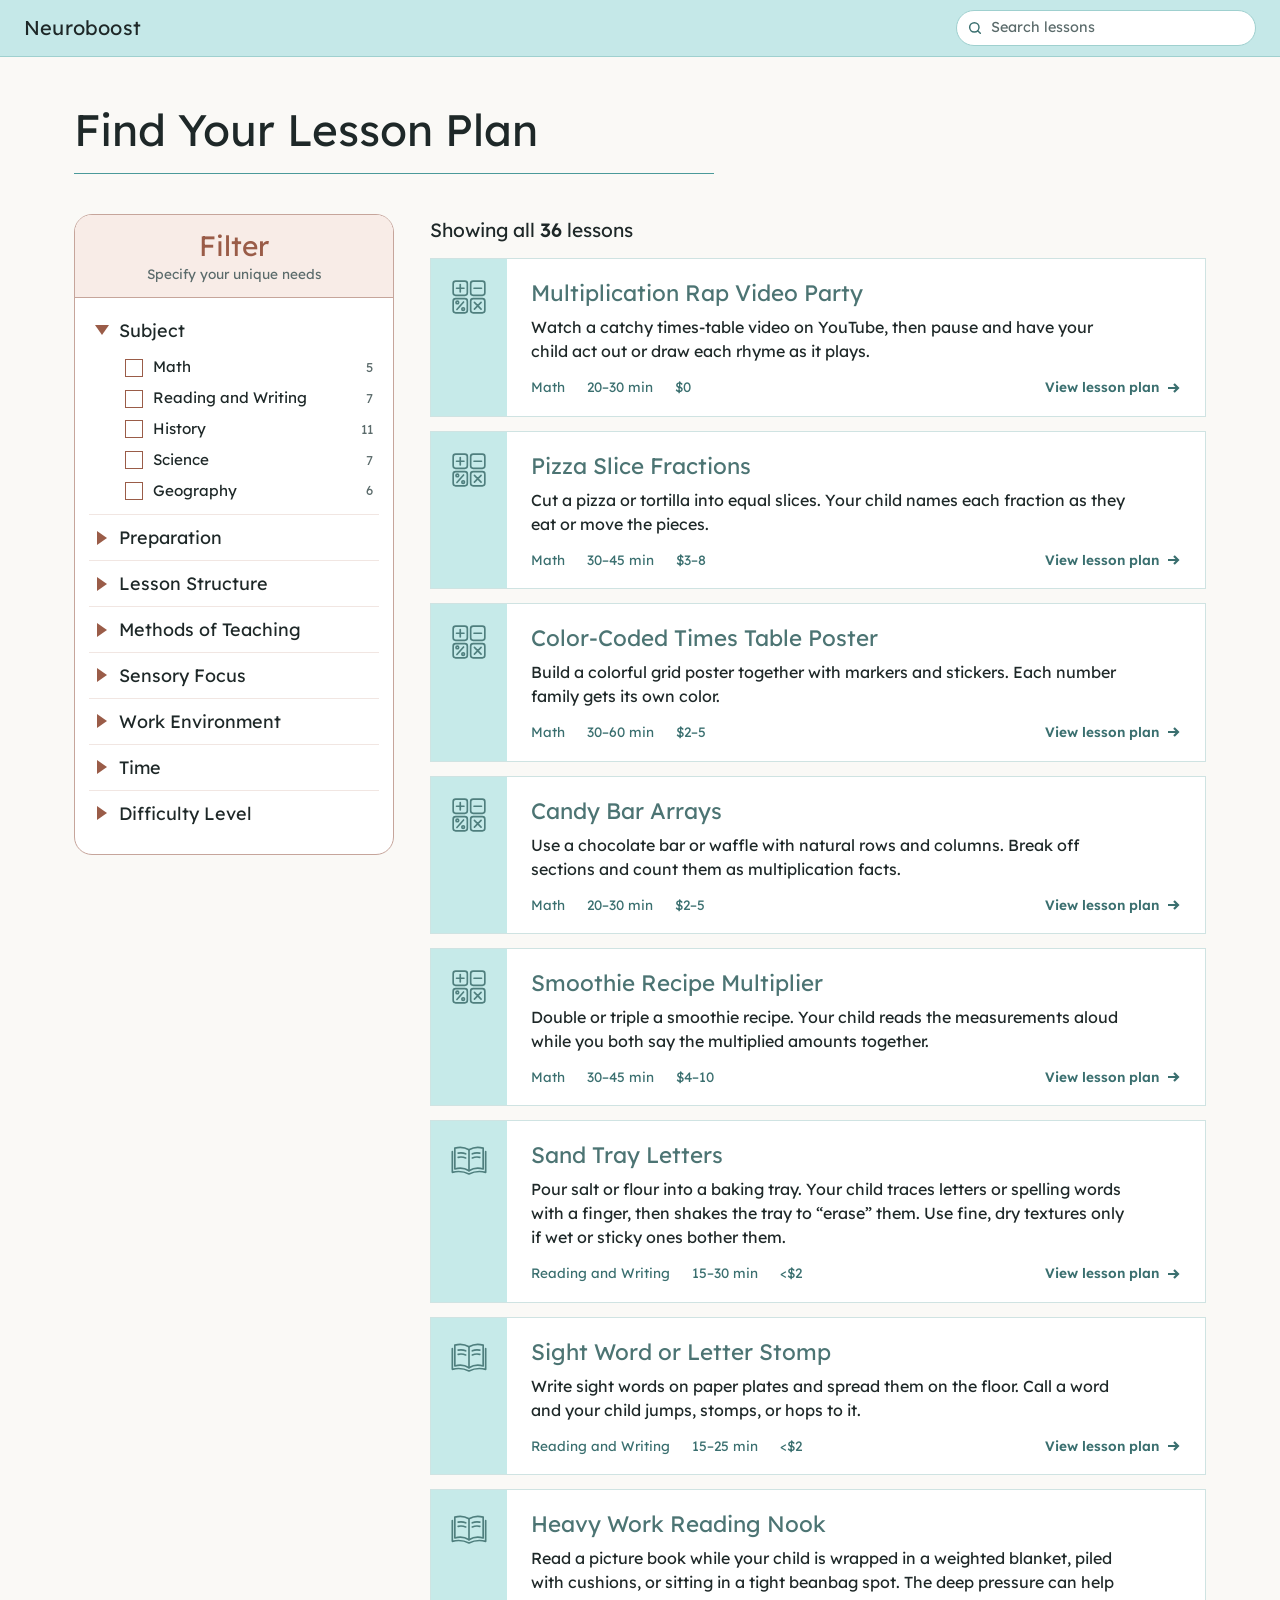
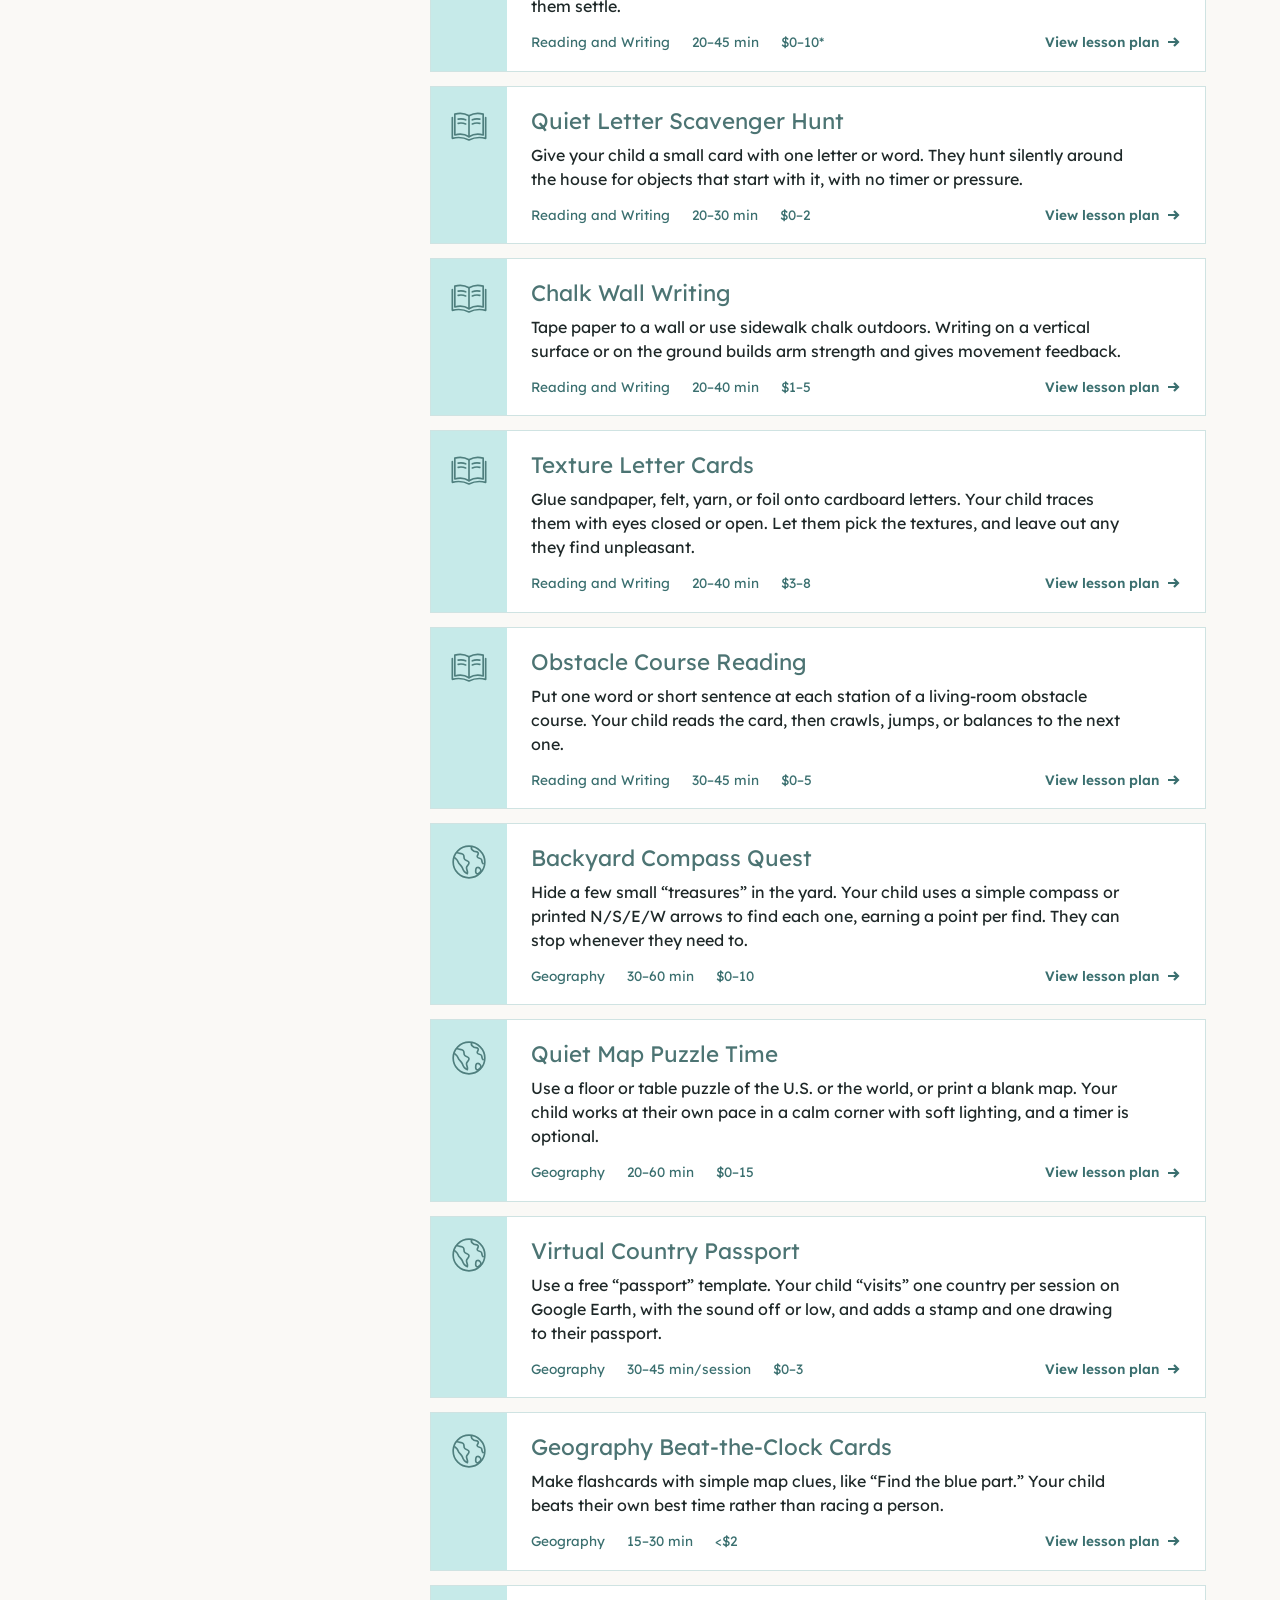
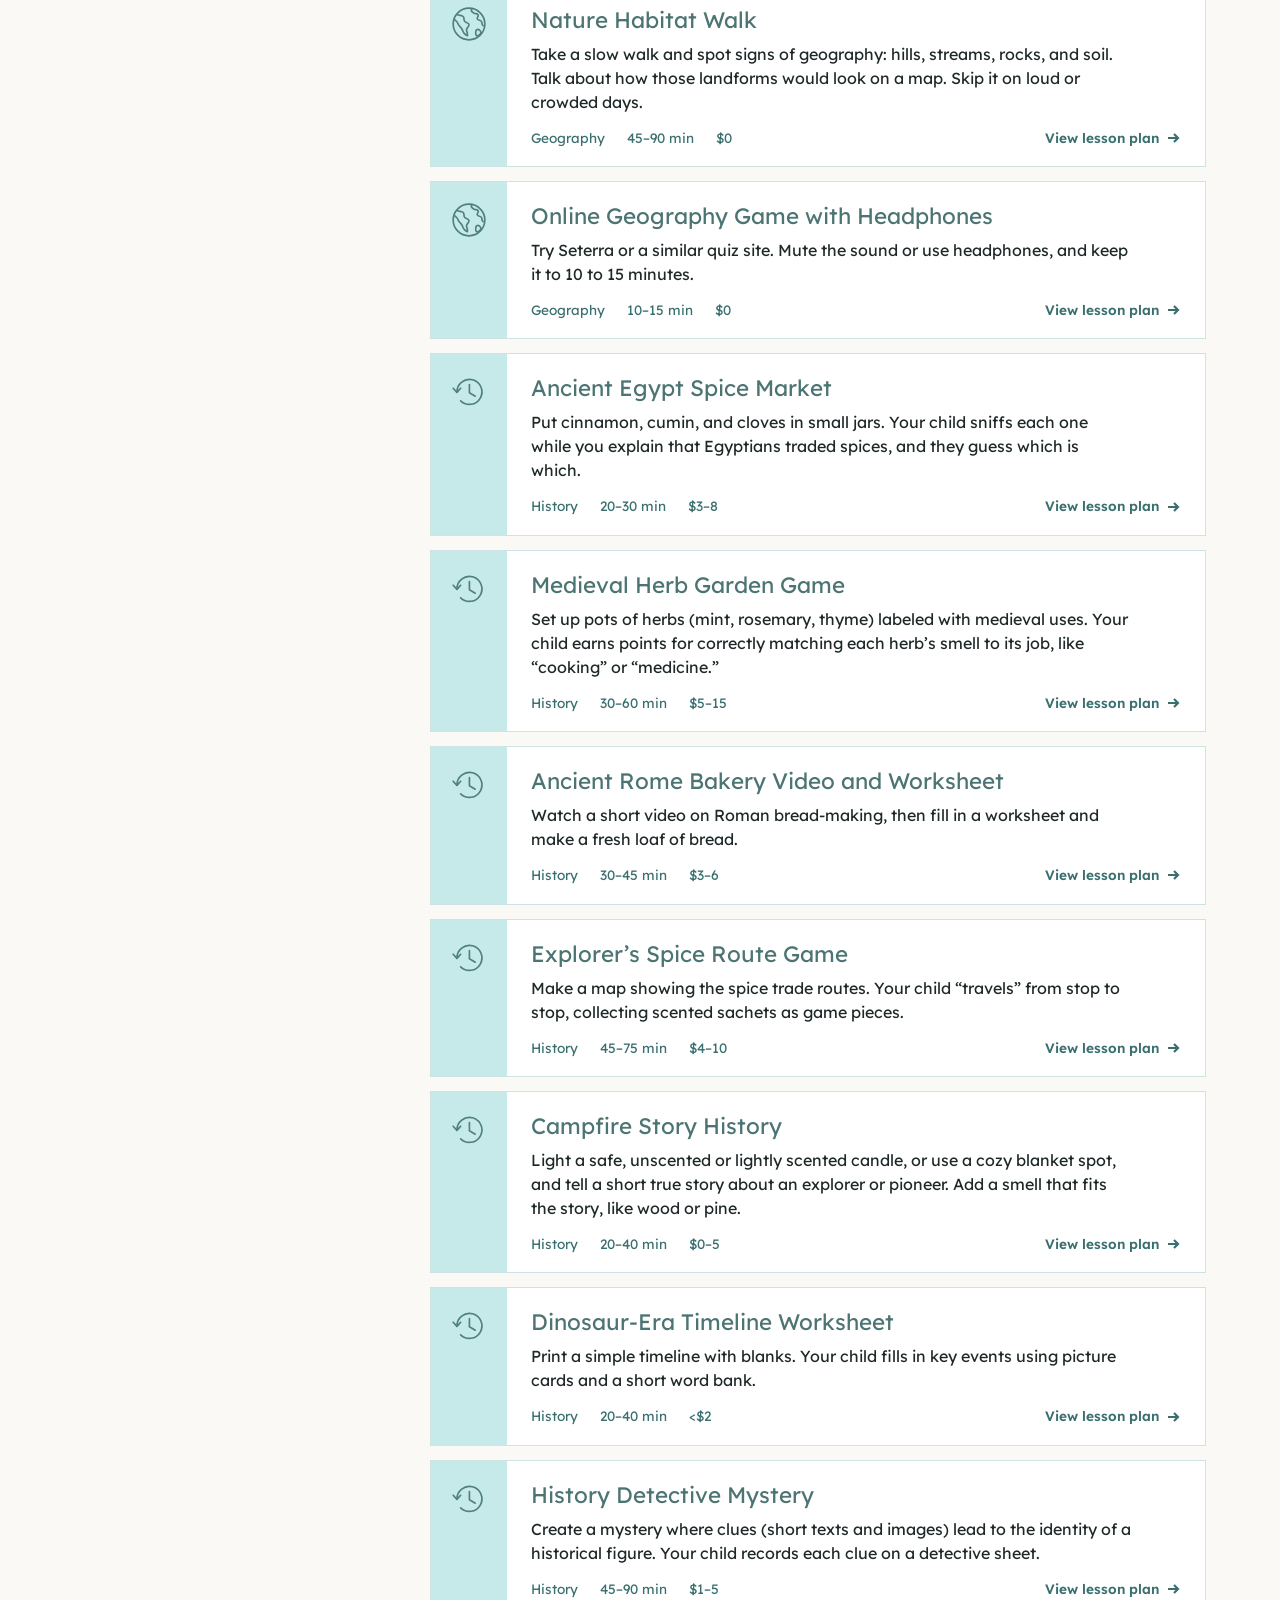
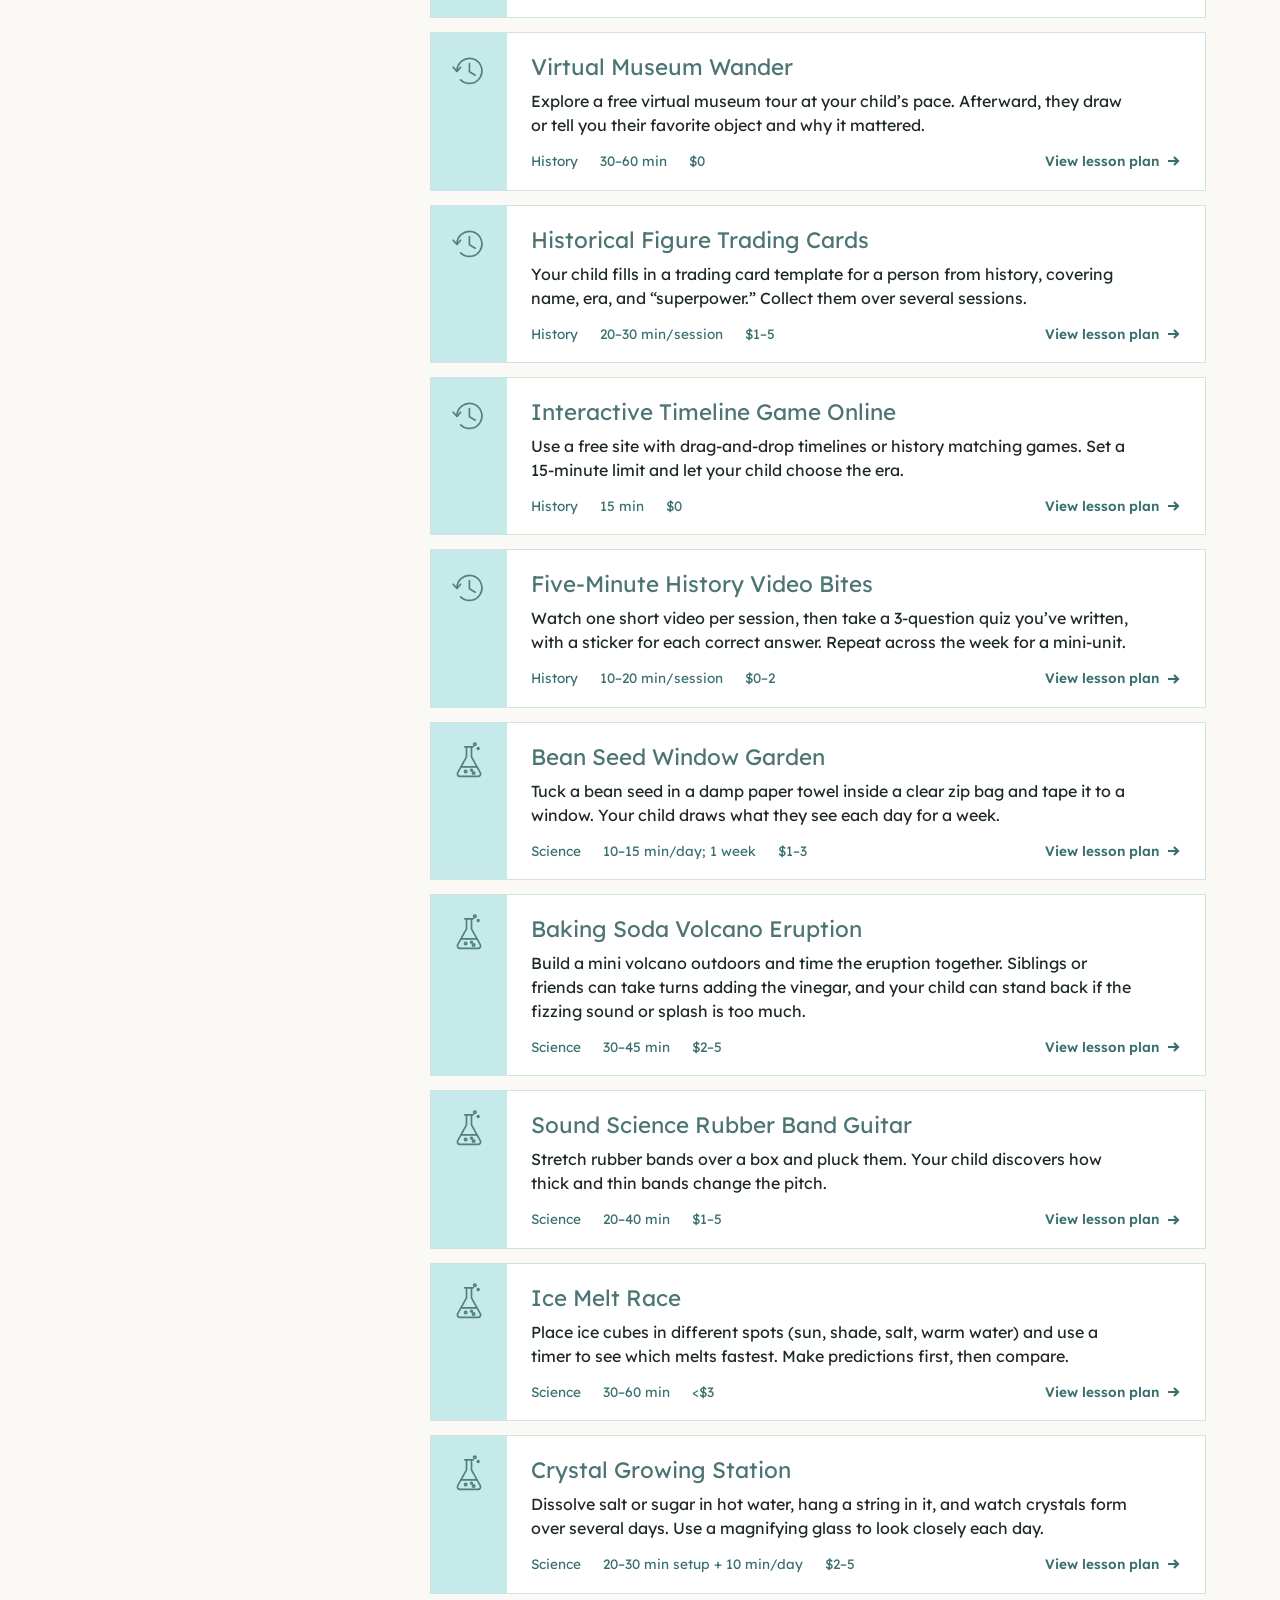
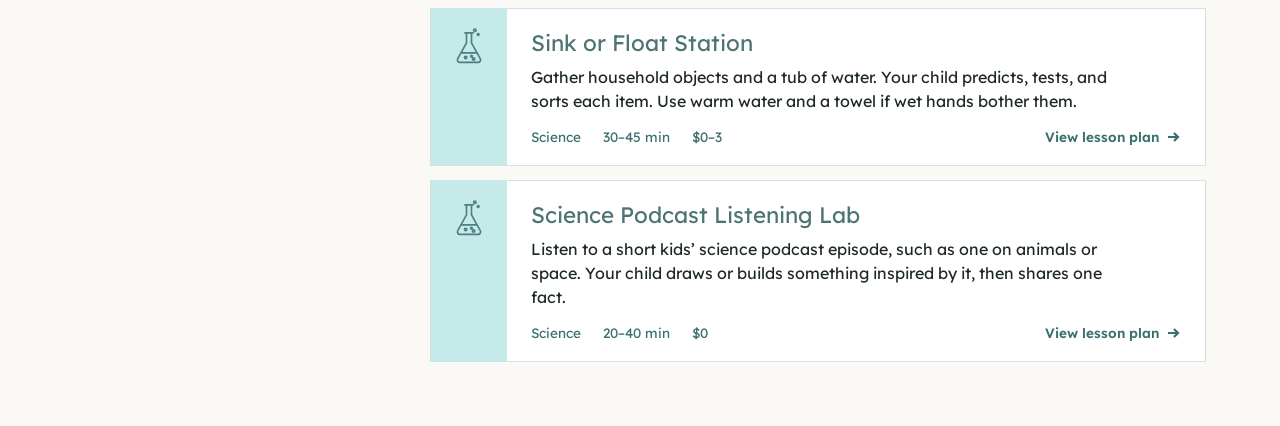
<file: index.html>
<!doctype html>
<html lang="en">
<head>
  <meta charset="utf-8">
  <meta name="viewport" content="width=device-width, initial-scale=1">
  <title>Find your lesson plan · Neuroboost</title>
  <link rel="preconnect" href="https://fonts.googleapis.com">
  <link rel="preconnect" href="https://fonts.gstatic.com" crossorigin>
  <link href="https://fonts.googleapis.com/css2?family=Lexend:wght@300;400;500;600&display=swap" rel="stylesheet">
  <link rel="stylesheet" href="css/styles.css">
</head>
<body>
  <a class="skip" href="#results">Skip to lessons</a>
  <header class="site-header"><a class="brand" href="index.html">Neuroboost</a></header>

  <main class="page">
    <h1 class="page-title">Find Your Lesson Plan</h1>

    <div class="layout">
      <div>
        <button class="filters-toggle" id="filtersToggle" aria-expanded="false" aria-controls="filters">
          <span>Filter</span><span id="toggleCount"></span>
        </button>
        <aside class="filters collapsed" id="filters" aria-label="Filter lessons">
          <div class="filters-head"><h2>Filter</h2><p>Specify your unique needs</p></div>
          <div id="filterGroups"></div>
        </aside>
        <div class="recent home-recent" id="recent" hidden></div>
      </div>

      <section id="results" aria-label="Lessons">
        <div class="results-bar" id="chips" aria-label="Selected filters"></div>
        <p class="count" id="count" aria-live="polite"></p>
        <ul class="tiles" id="tiles"></ul>
      </section>
    </div>
  </main>

  <script src="js/lessons.js"></script>
  <script src="js/shared.js"></script>
  <script src="js/search.js"></script>
  <script src="js/app.js"></script>
</body>
</html>
</file>
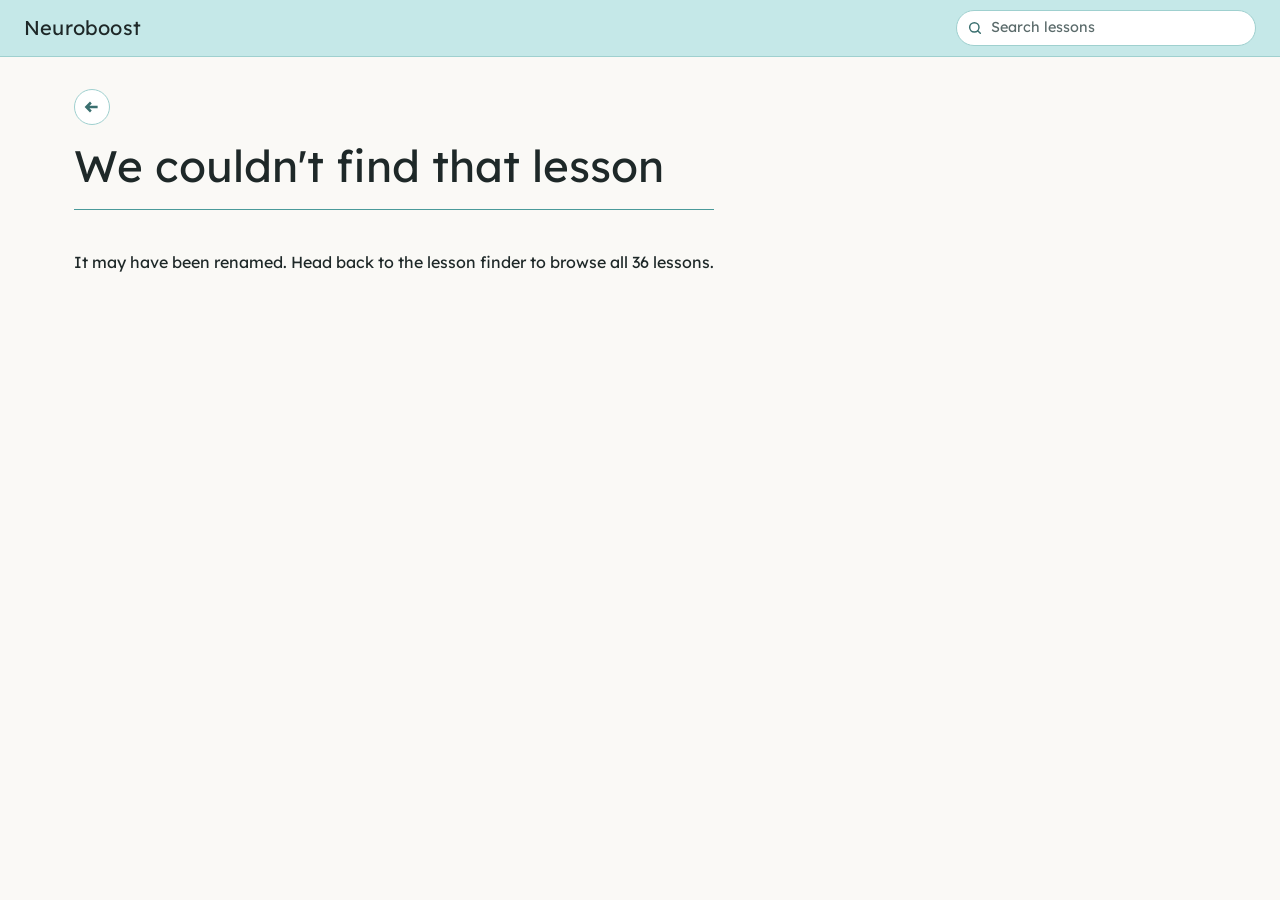
<file: lesson.html>
<!doctype html>
<html lang="en">
<head>
  <meta charset="utf-8">
  <meta name="viewport" content="width=device-width, initial-scale=1">
  <title>Lesson plan · Neuroboost</title>
  <link rel="preconnect" href="https://fonts.googleapis.com">
  <link rel="preconnect" href="https://fonts.gstatic.com" crossorigin>
  <link href="https://fonts.googleapis.com/css2?family=Lexend:wght@300;400;500;600&display=swap" rel="stylesheet">
  <link rel="stylesheet" href="css/styles.css">
</head>
<body>
  <header class="site-header"><a class="brand" href="index.html">Neuroboost</a></header>
  <main class="page" id="lesson"></main>

  <script src="js/lessons.js"></script>
  <script src="js/shared.js"></script>
  <script src="js/search.js"></script>
  <script src="js/plans.js"></script>
  <script src="js/lesson.js"></script>
</body>
</html>
</file>
<file: css/styles.css>
:root {
  --bg: #faf9f6;
  --surface: #ffffff;
  --header: #c5e8e8;
  --teal: #4a9a9a;
  --teal-dark: #3a6f6f;
  --teal-deep: #2c5858;
  --teal-line: #9fd0cf;
  --chip: #9a5c48;          /* accent (from the updated design) */
  --chip-hover: #7f4a39;
  --accent-tint: #f8ece7;   /* filter header + selected filter */
  --accent-line: #c6a59b;
  --strip: #c6eae9;         /* tile sidebar */
  --strip-hover: #a9dcdb;
  --strip-icon: #4f7f7e;
  --tile-title: #4c7473;
  --link-arrow: #5b78b8;
  --ink: #1e2828;
  --muted: #5b6b6b;
  --line: #cfdcdc;
  --focus: #e0a43a;
  --radius: 18px;
}

* { box-sizing: border-box; }
html { -webkit-text-size-adjust: 100%; }
body {
  margin: 0;
  background: var(--bg);
  color: var(--ink);
  font-family: "Lexend", system-ui, sans-serif;
  font-size: 16px;
  line-height: 1.5;
}
a { color: inherit; }
button { font: inherit; }
:focus-visible { outline: 3px solid var(--focus); outline-offset: 2px; }

.sr-only { position: absolute; width: 1px; height: 1px; overflow: hidden; clip: rect(0 0 0 0); white-space: nowrap; }
.skip { position: absolute; left: -999px; top: 0; background: var(--teal-deep); color: #fff; padding: 8px 14px; z-index: 10; }
.skip:focus { left: 8px; top: 8px; }

/* ---------- Header ---------- */
.site-header {
  display: flex; align-items: center; justify-content: space-between; gap: 16px;
  background: var(--header);
  border-bottom: 1px solid var(--teal-line);
  padding: 10px 24px;
}
.brand { font-size: 1.25rem; text-decoration: none; letter-spacing: .01em; }

/* Header search */
.search { position: relative; width: min(300px, 55vw); }
.search-icon { position: absolute; left: 11px; top: 50%; transform: translateY(-50%); width: 16px; height: 16px; fill: none; stroke: var(--teal-dark); stroke-width: 2.2; stroke-linecap: round; pointer-events: none; }
.search input {
  width: 100%; font: inherit; font-size: .9rem; color: var(--ink);
  background: #fff; border: 1px solid var(--teal-line); border-radius: 999px; padding: 6px 12px 6px 34px;
}
.search input::placeholder { color: var(--muted); }
.search input:focus { outline: 3px solid var(--focus); outline-offset: 1px; border-color: var(--teal); }
.search-results {
  position: absolute; right: 0; top: calc(100% + 6px); z-index: 20; width: max(100%, 340px); max-width: calc(100vw - 32px);
  list-style: none; margin: 0; padding: 6px; background: #fff; border: 1px solid var(--teal-line); border-radius: 14px;
  box-shadow: 0 12px 28px rgba(44, 88, 88, .18);
}
.search-results li { display: flex; align-items: center; gap: 10px; padding: 8px 10px; border-radius: 10px; cursor: pointer; }
.search-results li.active, .search-results li[role=option]:hover { background: var(--accent-tint); }
.search-results svg { width: 30px; height: 30px; flex: none; padding: 5px; border-radius: 50%; background: var(--strip); fill: none; stroke: var(--strip-icon); stroke-width: 3; stroke-linecap: round; stroke-linejoin: round; }
.search-results b { display: block; font-weight: 500; color: var(--tile-title); line-height: 1.25; }
.search-results small { color: var(--muted); font-size: .8rem; }
.search-results li.none { color: var(--muted); cursor: default; font-size: .9rem; }

.page { max-width: 1180px; margin: 0 auto; padding: 32px 24px 64px; }

.page-title {
  font-size: clamp(2rem, 4vw, 2.75rem);
  font-weight: 400;
  margin: 8px 0 40px;
  padding-bottom: 10px;
  border-bottom: 1px solid var(--teal);
  max-width: 640px;
}

.layout { display: grid; grid-template-columns: 320px 1fr; gap: 36px; align-items: start; }

/* ---------- Filter panel ---------- */
.filters {
  background: var(--surface);
  border: 1px solid var(--accent-line);
  border-radius: var(--radius);
  padding: 0 14px 18px;
}
.filters-head {
  background: var(--accent-tint);
  margin: 0 -14px 10px;
  padding: 14px 14px 12px;
  border-radius: calc(var(--radius) - 1px) calc(var(--radius) - 1px) 0 0; /* match the panel's rounded corners */
  text-align: center;
  border-bottom: 1px solid var(--accent-line);
}
.filters h2 {
  color: var(--chip);
  font-weight: 400;
  font-size: 1.75rem;
  margin: 0;
  line-height: 1.2;
}
.filters-head p { margin: 2px 0 0; font-size: .85rem; color: var(--muted); }
.filters details { border-bottom: 1px solid #f1e6e2; }
.filters details:last-of-type { border-bottom: 0; }
.filters summary {
  list-style: none;
  cursor: pointer;
  display: flex;
  align-items: center;
  gap: 10px;
  padding: 9px 6px;
  font-size: 1.12rem;
  border-radius: 8px;
}
.filters summary::-webkit-details-marker { display: none; }
.filters summary:hover { background: var(--accent-tint); }
.filters summary .tri {
  width: 0; height: 0;
  border-left: 7px solid transparent; border-right: 7px solid transparent;
  border-top: 10px solid var(--chip);
  transform: rotate(-90deg);
  transition: transform .15s ease;
  flex: none;
}
.filters details[open] summary .tri { transform: rotate(0deg); }
.filters summary .sel-count {
  margin-left: auto;
  background: var(--chip);
  color: #fff;
  font-size: .75rem;
  border-radius: 999px;
  padding: 1px 8px;
}
.opts { list-style: none; margin: 0 0 8px; padding: 0 0 0 30px; }
.opt label {
  display: flex;
  align-items: center;
  gap: 10px;
  padding: 4px 6px;
  border-radius: 6px;
  cursor: pointer;
  font-size: .95rem;
}
.opt label:hover { background: var(--accent-tint); }
.opt.on > label { background: var(--accent-tint); font-weight: 500; }
.opt input[type="checkbox"] {
  appearance: none;
  -webkit-appearance: none;
  width: 18px; height: 18px;
  border: 1.5px solid var(--chip);
  background: #fff;
  margin: 0;
  flex: none;
  display: grid;
  place-content: center;
  cursor: pointer;
}
.opt input[type="checkbox"]:checked { background: var(--chip); }
.opt input[type="checkbox"]:checked::after {
  content: "";
  width: 9px; height: 5px;
  border: 2px solid #fff;
  border-top: 0; border-right: 0;
  transform: rotate(-45deg) translate(1px, -1px);
}
.opt .n { margin-left: auto; color: var(--muted); font-size: .8rem; }
.opt.zero label { color: #9aa6a6; }
.opt.zero input[type="checkbox"] { border-color: #d4c4be; }

/* Slider filters: a checkbox turns the filter on/off; the slider picks the level. */
.opt.slider { margin: 2px 0 6px; }
.opt.slider .range { padding: 0 6px 0 34px; }
.opt.slider input[type="range"] { width: 100%; margin: 4px 0 0; accent-color: #b9a59e; cursor: pointer; }
.opt.slider.on input[type="range"] { accent-color: var(--chip); }
.opt.slider:not(.on) .range { display: none; } /* slider only appears once its filter is checked */
.opt.slider .stops { display: flex; justify-content: space-between; font-size: .72rem; color: var(--muted); }
.opt.slider .stops span.cur { color: var(--ink); font-weight: 600; }
.opt.slider.on .stops span.cur { color: var(--chip); }

/* ---------- Results ---------- */
.results-bar { display: flex; flex-wrap: wrap; align-items: center; gap: 10px; margin-bottom: 14px; }
.results-bar[hidden] { display: none; }
.chip {
  display: inline-flex;
  align-items: center;
  gap: 8px;
  border: 0;
  background: var(--chip);
  color: #fff;
  font-weight: 600;
  font-size: .95rem;
  padding: 6px 16px 6px 12px;
  border-radius: 999px;
  cursor: pointer;
  transition: background .15s ease;
}
.chip:hover { background: var(--chip-hover); }
.chip svg { width: 12px; height: 12px; stroke: #fff; stroke-width: 2.4; }
.clear-all {
  background: none; border: 0; color: var(--chip); text-decoration: underline;
  cursor: pointer; padding: 6px 4px; font-size: .95rem;
}
.count { color: var(--ink); font-size: 1.2rem; margin: 2px 0 14px; }
.count strong { color: var(--ink); font-weight: 600; }
.hint { color: var(--muted); font-size: .95rem; }

.tiles { display: grid; gap: 14px; list-style: none; margin: 0; padding: 0; }

.tile {
  display: grid;
  grid-template-columns: 76px 1fr;
  background: var(--surface);
  border: 1px solid #cfe3e2;
  text-decoration: none;
  color: inherit;
  position: relative;
  transition: transform .18s ease, box-shadow .18s ease, border-color .18s ease;
}
.tile .strip {
  background: var(--strip);
  display: flex; flex-direction: column; align-items: center;
  gap: 6px;
  padding: 18px 6px;
  transition: background .18s ease;
}
.tile .strip svg { width: 40px; height: 40px; fill: none; stroke: var(--strip-icon); stroke-width: 2; stroke-linecap: round; stroke-linejoin: round; }
.tile .body { padding: 20px 24px 18px; }
.tile h3 { margin: 0 0 8px; font-weight: 400; font-size: 1.4rem; color: var(--tile-title); line-height: 1.25; }
.tile p { margin: 0 0 14px; max-width: 60ch; }
.tile .meta { display: flex; flex-wrap: wrap; align-items: center; gap: 6px 22px; font-size: .85rem; color: var(--teal-dark); }
.tile .meta .go {
  margin-left: auto;
  display: inline-flex; align-items: center; gap: 6px;
  font-weight: 600;
  color: var(--teal-dark);
}
.tile .meta .go svg { width: 16px; height: 16px; stroke: currentColor; stroke-width: 2.2; fill: none; transition: transform .18s ease; }

/* Hover / keyboard focus: the whole tile lifts, the strip deepens, the link text underlines and the arrow moves. */
.tile:hover, .tile:focus-visible {
  transform: translateY(-3px);
  box-shadow: 0 10px 22px rgba(44, 88, 88, .16);
  border-color: var(--teal);
}
.tile:hover .strip, .tile:focus-visible .strip { background: var(--strip-hover); }
.tile:hover h3, .tile:focus-visible h3 { text-decoration: underline; text-underline-offset: 4px; text-decoration-thickness: 1px; }
.tile:hover .go svg, .tile:focus-visible .go svg { transform: translateX(4px); }
.tile:active { transform: translateY(-1px); }

.empty {
  background: var(--surface);
  border: 1px dashed var(--teal);
  border-radius: var(--radius);
  padding: 28px;
}
.empty h3 { margin: 0 0 6px; font-weight: 500; color: var(--teal-dark); }
.empty p { margin: 0 0 14px; }
.empty ul { list-style: none; padding: 0; margin: 0; display: flex; flex-wrap: wrap; gap: 10px; }
.empty button {
  background: #fff; border: 1px solid var(--teal); color: var(--teal-dark);
  border-radius: 999px; padding: 6px 14px; cursor: pointer;
}
.empty button:hover { background: #eef7f7; }

.filters-toggle { display: none; }

/* ---------- Lesson page ---------- */
.crumbs { display: flex; flex-wrap: wrap; align-items: center; gap: 6px 10px; font-size: 1.15rem; color: var(--muted); margin-bottom: 20px; }
.crumbs a { color: var(--teal-dark); }
.back {
  display: inline-grid; place-content: center; flex: none;
  width: 36px; height: 36px; border-radius: 50%;
  color: var(--teal-dark); border: 1px solid var(--teal-line); background: #fff;
}
.back:hover { background: #eef7f7; border-color: var(--teal); }
.back svg { width: 18px; height: 18px; stroke: currentColor; stroke-width: 2.2; fill: none; }

.lesson-hero {
  display: grid; grid-template-columns: 96px 1fr;
  background: var(--surface); border: 1px solid #cfe3e2; margin-bottom: 28px;
}
.lesson-hero .strip { background: var(--strip); display: flex; flex-direction: column; align-items: center; padding: 24px 8px; }
.lesson-hero .strip svg { width: 52px; height: 52px; fill: none; stroke: var(--strip-icon); stroke-width: 2; stroke-linecap: round; stroke-linejoin: round; }
.lesson-hero .body { padding: 24px 28px; }
.hero-top { display: flex; align-items: flex-start; justify-content: space-between; gap: 16px; }
.lesson-hero h1 { margin: 0 0 8px; font-weight: 400; font-size: clamp(1.7rem, 3.5vw, 2.3rem); color: var(--tile-title); line-height: 1.2; }
.print-btn {
  flex: none; display: inline-flex; align-items: center; gap: 6px;
  background: #fff; color: var(--teal-dark); border: 1px solid var(--teal-line); border-radius: 999px;
  padding: 6px 14px 6px 12px; font-size: .9rem; font-weight: 500; cursor: pointer;
}
.print-btn:hover { background: #eef7f7; border-color: var(--teal); }
.print-btn svg { width: 18px; height: 18px; fill: none; stroke: currentColor; stroke-width: 1.8; stroke-linejoin: round; }
.lesson-hero p { margin: 0 0 18px; font-size: 1.05rem; max-width: 62ch; }

.facts { display: grid; grid-template-columns: repeat(auto-fit, minmax(140px, 1fr)); gap: 10px; }
.fact { background: #eef7f7; border-radius: 10px; padding: 10px 14px; }
.fact b { display: block; font-size: .72rem; text-transform: uppercase; letter-spacing: .06em; color: var(--muted); font-weight: 500; }
.fact span { font-size: 1rem; }

.lesson-layout { display: grid; grid-template-columns: 1fr 300px; gap: 32px; align-items: start; }
.lesson-main section { margin-bottom: 30px; }
.lesson-main h2 {
  font-weight: 500; font-size: 1.3rem; color: #9a5c48;
  margin: 0 0 12px; padding-bottom: 6px; border-bottom: 1px solid var(--accent-line);
}
.lesson-main ul { padding-left: 1.2em; margin: 0; }

/* Collapsible lesson sections */
.lesson-main details.sec { margin-bottom: 6px; }
.lesson-main details.sec > summary {
  list-style: none; cursor: pointer; display: flex; align-items: center; gap: 12px;
  min-height: 44px; padding: 6px 4px; border-bottom: 1px solid var(--accent-line); border-radius: 6px 6px 0 0;
}
.lesson-main details.sec > summary::-webkit-details-marker { display: none; }
.lesson-main details.sec > summary::before {
  content: ""; flex: none; width: 0; height: 0;
  border-top: 6px solid transparent; border-bottom: 6px solid transparent; border-left: 9px solid var(--chip);
  transition: transform .15s ease;
}
.lesson-main details.sec[open] > summary::before { transform: rotate(90deg); }
.lesson-main details.sec > summary:hover { background: var(--accent-tint); }
.lesson-main details.sec > summary h2 { margin: 0; padding: 0; border: 0; }
.sec-hint { margin-left: auto; color: var(--muted); font-size: .88rem; text-align: right; }
.sec-body { padding: 14px 2px 22px; }
.sec-tools { display: flex; justify-content: flex-end; gap: 8px; margin-bottom: 6px; }
.sec-tools button {
  font: inherit; font-size: .85rem; background: #fff; color: var(--teal-dark);
  border: 1px solid var(--teal-line); border-radius: 999px; padding: 5px 14px; cursor: pointer;
}
.sec-tools button:hover { background: #eef7f7; border-color: var(--teal); }
.lesson-main li { margin-bottom: 6px; }

.steps { list-style: none; padding: 0 !important; counter-reset: step; }
.steps li {
  counter-increment: step; position: relative;
  background: #fff; border: 1px solid var(--line); border-radius: 12px;
  padding: 14px 16px 14px 62px; margin-bottom: 10px !important;
}
.steps li::before {
  content: counter(step);
  position: absolute; left: 16px; top: 14px;
  width: 32px; height: 32px; border-radius: 50%;
  background: var(--teal); color: #fff; display: grid; place-content: center; font-weight: 600;
}
.steps h3 { margin: 0 0 4px; font-size: 1.05rem; font-weight: 600; display: flex; flex-wrap: wrap; gap: 4px 12px; align-items: baseline; }
.steps h3 small { font-weight: 400; color: var(--muted); font-size: .85rem; }
.steps p { margin: 0; }
.say { display: block; margin-top: 8px; background: #fbf3ef; border-left: 3px solid var(--chip); padding: 6px 10px; border-radius: 0 6px 6px 0; font-size: .95rem; }

.flow { display: flex; flex-wrap: wrap; gap: 6px; align-items: center; margin-top: 4px; }
.flow span { background: #eef7f7; border: 1px solid var(--teal-line); border-radius: 999px; padding: 4px 12px; font-size: .9rem; }
.flow i { color: var(--teal); font-style: normal; }

table.chart { border-collapse: collapse; width: 100%; background: #fff; font-size: .95rem; }
table.chart th, table.chart td { border: 1px solid var(--line); padding: 8px 10px; text-align: left; }
table.chart th { background: #eef7f7; font-weight: 600; }
table.chart td.blank { color: #b9c4c4; }

.callout { background: #fff; border: 1px solid var(--line); border-left: 4px solid var(--teal); border-radius: 0 12px 12px 0; padding: 14px 16px; }
.callout.warn { border-left-color: var(--chip); }

.side { position: sticky; top: 16px; display: grid; gap: 16px; }
.card { background: #fff; border: 1px solid var(--teal-line); border-radius: var(--radius); padding: 18px; }
.card h2 { font-size: 1.05rem; margin: 0 0 10px; font-weight: 500; color: var(--teal-dark); border: 0; padding: 0; }
.taglist { display: flex; flex-wrap: wrap; gap: 6px; }
.taglist a { font-size: .8rem; border: 1px solid var(--teal-line); background: #f4fafa; border-radius: 999px; padding: 3px 10px; text-decoration: none; color: var(--teal-deep); }
.taglist a:hover { border-color: var(--teal); background: #e3f2f2; }
.tag-group { margin-bottom: 12px; }
.tag-group b { display: block; font-size: .72rem; text-transform: uppercase; letter-spacing: .06em; color: var(--muted); font-weight: 500; margin-bottom: 4px; }
.btn {
  display: inline-flex; align-items: center; justify-content: center; gap: 8px; width: 100%;
  background: var(--teal-dark); color: #fff; border: 0; border-radius: 999px; padding: 10px 16px; cursor: pointer; font-weight: 500;
}
.btn:hover { background: var(--teal-deep); }

/* Recently viewed */
.recent { margin-top: 24px; padding-top: 24px; border-top: 1px solid var(--line); }
.recent h2 { font-weight: 500; font-size: 1.3rem; color: #9a5c48; margin: 0 0 12px; }
.recent-row { display: flex; flex-wrap: wrap; gap: 10px; }
.recent-pill {
  display: inline-flex; align-items: center; gap: 8px; max-width: 100%;
  background: #fff; border: 1px solid #a9d3d2; border-radius: 999px; padding: 5px 14px 5px 6px;
  text-decoration: none; color: var(--tile-title); font-size: .95rem;
}
.recent-pill svg { width: 30px; height: 30px; flex: none; padding: 5px; border-radius: 50%; background: var(--strip); fill: none; stroke: var(--strip-icon); stroke-width: 3; stroke-linecap: round; stroke-linejoin: round; }
.recent-pill span { overflow: hidden; text-overflow: ellipsis; white-space: nowrap; }
.recent-pill:hover { background: #eef7f7; border-color: var(--teal); }
.home-recent { margin: 20px 0 0; padding: 0; border: 0; }
.home-recent[hidden] { display: none; }
.recent-head { display: flex; align-items: baseline; gap: 12px; }
.home-recent h2 { font-size: 1rem; margin-bottom: 8px; }
.recent-clear { background: none; border: 0; color: var(--muted); text-decoration: underline; cursor: pointer; font-size: .85rem; padding: 0; }

/* Suggested lessons */
.suggestions { margin-top: 24px; padding-top: 24px; border-top: 1px solid var(--line); }
.suggestions > h2 { font-weight: 500; font-size: 1.3rem; color: #9a5c48; margin: 0 0 16px; }
.sug-grid { list-style: none; margin: 0; padding: 0; display: grid; grid-template-columns: repeat(3, 1fr); gap: 18px; }
@media (max-width: 900px) { .sug-grid { grid-template-columns: 1fr; } }
.sug-card {
  display: flex; flex-direction: column; height: 100%;
  background: #fff; border: 1px solid #a9d3d2; text-decoration: none; color: inherit;
  transition: transform .18s ease, box-shadow .18s ease;
}
.sug-head { display: flex; align-items: flex-start; gap: 10px; background: var(--strip); padding: 12px 14px; }
.sug-head svg { width: 34px; height: 34px; flex: none; fill: none; stroke: var(--strip-icon); stroke-width: 2; stroke-linecap: round; stroke-linejoin: round; }
.sug-head h3 { margin: 0; font-weight: 400; font-size: 1.2rem; line-height: 1.25; color: var(--tile-title); }
.sug-card p { margin: 0; padding: 14px 16px 10px; flex: 1; }
.sug-card .go { align-self: flex-end; display: inline-flex; align-items: center; gap: 8px; padding: 0 16px 14px; font-weight: 600; color: var(--teal-dark); }
.sug-card .go svg { width: 18px; height: 18px; stroke: currentColor; stroke-width: 2.2; fill: none; transition: transform .18s ease; }
.sug-card:hover, .sug-card:focus-visible { transform: translateY(-3px); box-shadow: 0 10px 22px rgba(44, 88, 88, .16); }
.sug-card:hover h3 { text-decoration: underline; text-underline-offset: 4px; text-decoration-thickness: 1px; }
.sug-card:hover .go svg { transform: translateX(4px); }

.draft-banner { background: #fbf3ef; border: 1px solid #e3c3b7; border-radius: 12px; padding: 12px 16px; margin-bottom: 24px; }
.placeholder { border: 2px dashed var(--line); border-radius: 12px; padding: 18px; color: var(--muted); background: repeating-linear-gradient(-45deg, #fff, #fff 10px, #f7fafa 10px, #f7fafa 20px); }

/* ---------- Responsive ---------- */
@media (max-width: 900px) {
  .layout, .lesson-layout { grid-template-columns: 1fr; }
  .side { position: static; }
  .filters-toggle {
    display: flex; width: 100%; justify-content: space-between; align-items: center;
    background: var(--accent-tint); border: 1px solid var(--accent-line); border-radius: var(--radius);
    padding: 12px 18px; color: var(--chip); font-size: 1.1rem; cursor: pointer;
  }
  .filters.collapsed { display: none; }
}
@media (max-width: 560px) {
  .page { padding: 20px 16px 48px; }
  .site-header { padding: 10px 16px; }
  .tile { grid-template-columns: 60px 1fr; }
  .tile .strip svg { width: 32px; height: 32px; }
  .tile .body { padding: 16px; }
  .tile .meta .go { margin-left: 0; width: 100%; }
  .lesson-hero { grid-template-columns: 1fr; }
  .lesson-hero .strip { flex-direction: row; justify-content: flex-start; padding: 12px 16px; }
  .hero-top { flex-direction: column-reverse; gap: 10px; }
  .lesson-hero .strip svg { width: 36px; height: 36px; }
  .lesson-hero .body { padding: 18px; }
}
@media (prefers-reduced-motion: reduce) {
  * { transition: none !important; }
  .tile:hover, .tile:focus-visible { transform: none; }
}
@media print {
  .site-header, .back, .print-btn, .crumbs, .suggestions, .recent { display: none; }
  .sec-tools, .sec-hint, .search { display: none; }
  .lesson-main details.sec > summary::before { display: none; }
  .lesson-main details.sec > summary { border-bottom: 1px solid #999; }
  .lesson-layout { grid-template-columns: 1fr; }
  body { background: #fff; }
}
</file>
